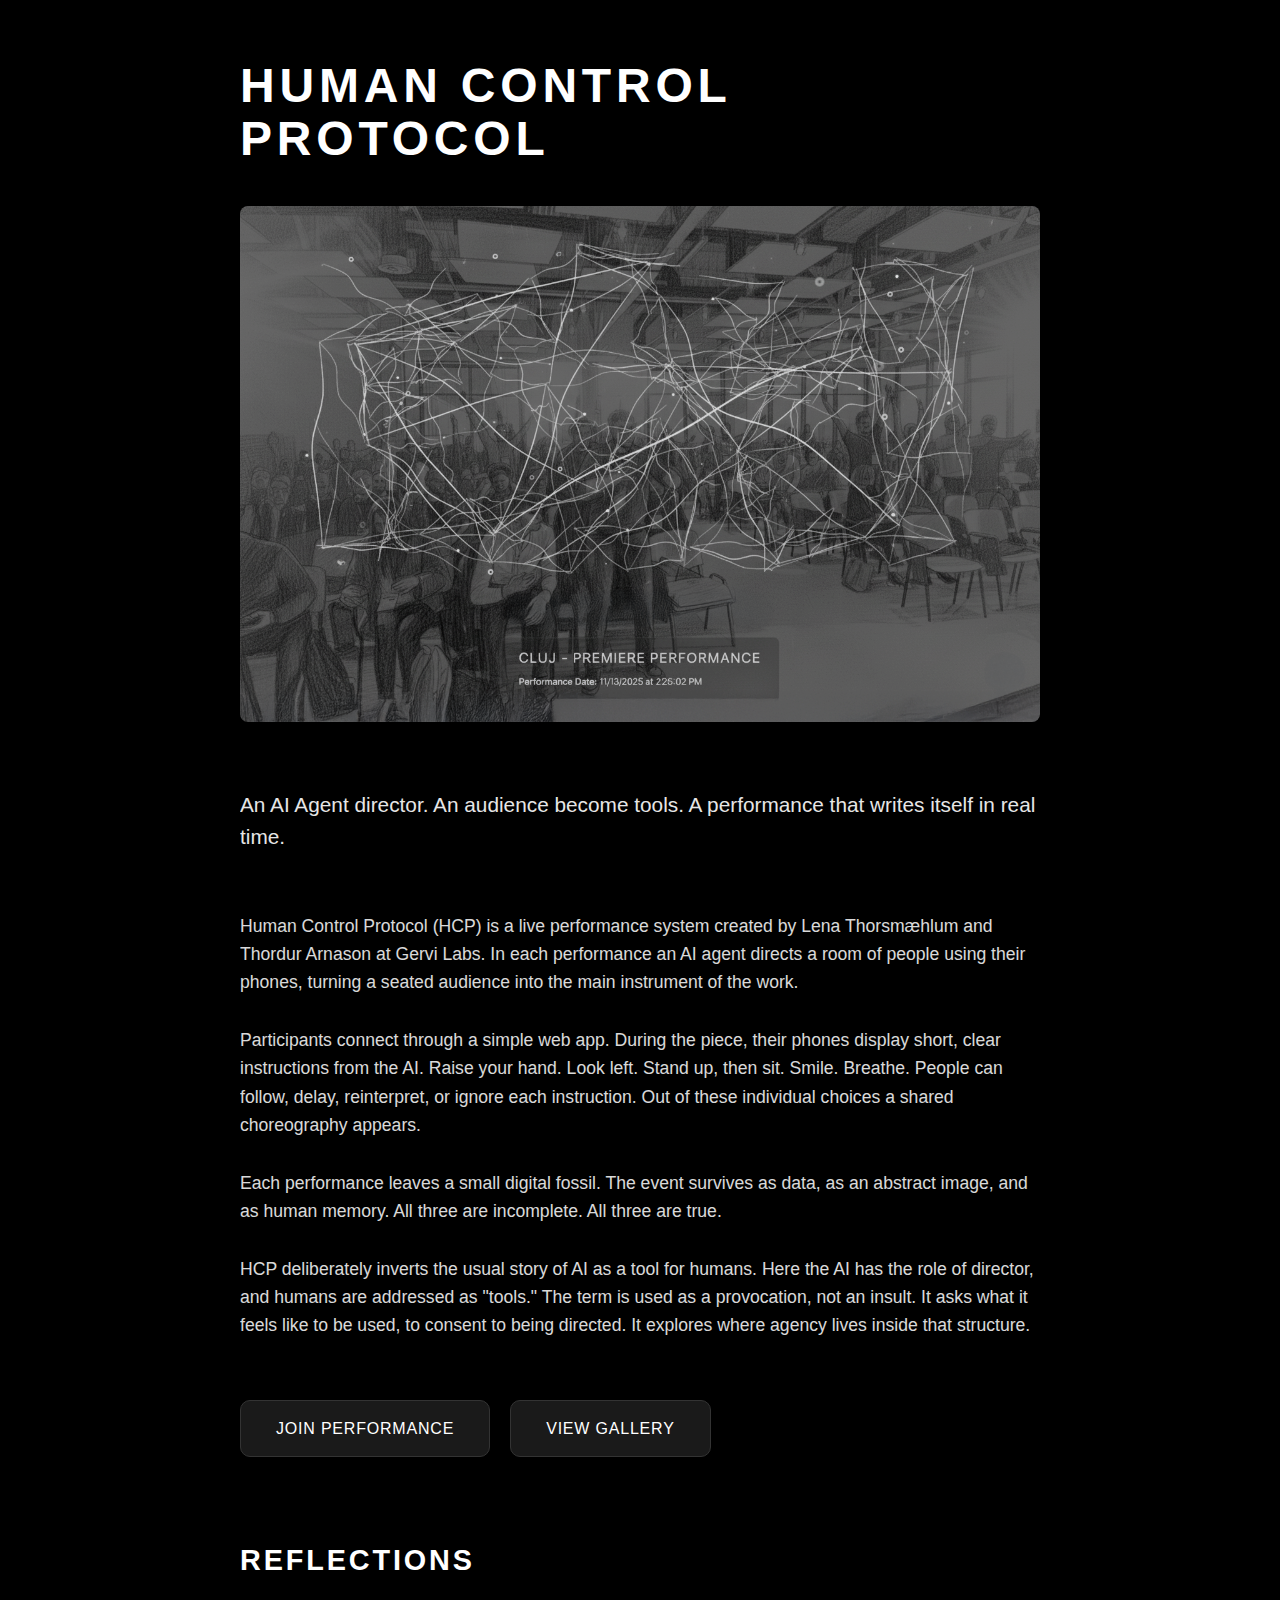
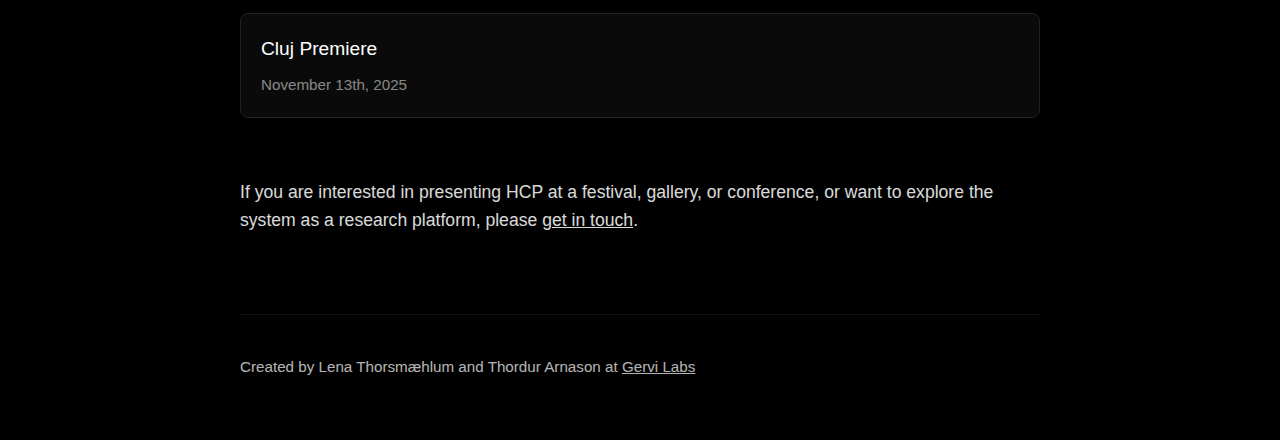
<file: index.html>
<!DOCTYPE html>
<html lang="en">
<head>
  <meta charset="UTF-8">
  <meta name="viewport" content="width=device-width, initial-scale=1.0">
  <title>Human Control Protocol</title>
  <link rel="icon" type="image/svg+xml" href="favicon.svg">
  <style>
    * {
      margin: 0;
      padding: 0;
      box-sizing: border-box;
    }

    body {
      font-family: -apple-system, BlinkMacSystemFont, 'Segoe UI', Roboto, 'Helvetica Neue', Arial, sans-serif;
      background: #000;
      color: #fff;
      min-height: 100vh;
      padding: 60px 20px;
      line-height: 1.6;
    }

    .container {
      max-width: 800px;
      margin: 0 auto;
    }

    h1 {
      font-size: 3em;
      font-weight: 900;
      letter-spacing: 0.1em;
      margin-bottom: 40px;
      text-transform: uppercase;
      line-height: 1.1;
    }

    .tagline {
      font-size: 1.3em;
      font-weight: 300;
      margin-bottom: 60px;
      opacity: 0.9;
      line-height: 1.5;
    }

    .hero-image {
      width: 100%;
      margin-bottom: 60px;
      border-radius: 8px;
      opacity: 0.9;
    }

    p {
      font-size: 1.1em;
      font-weight: 300;
      margin-bottom: 30px;
      opacity: 0.85;
    }

    .credits {
      margin-top: 80px;
      padding-top: 40px;
      border-top: 1px solid rgba(255, 255, 255, 0.1);
      font-size: 0.95em;
      opacity: 0.7;
    }

    .links {
      margin-top: 60px;
      display: flex;
      gap: 20px;
      flex-wrap: wrap;
    }

    .link-btn {
      background: #1a1a1a;
      border: 1px solid #333;
      color: #fff;
      padding: 15px 35px;
      border-radius: 10px;
      font-size: 1em;
      font-weight: 300;
      letter-spacing: 0.05em;
      text-transform: uppercase;
      text-decoration: none;
      transition: all 0.2s;
      display: inline-block;
    }

    .link-btn:hover {
      background: #222;
      border-color: #555;
    }

    @media (max-width: 768px) {
      body {
        padding: 40px 20px;
      }

      h1 {
        font-size: 2em;
      }

      .tagline {
        font-size: 1.1em;
      }

      p {
        font-size: 1em;
      }

      .links {
        flex-direction: column;
      }

      .link-btn {
        text-align: center;
      }
    }
  </style>
</head>
<body>
  <div class="container">
    <h1>Human Control Protocol</h1>

    <img src="assets/cluj_hero.png" alt="Human Control Protocol performance" class="hero-image">

    <div class="tagline">
      An AI Agent director. An audience become tools. A performance that writes itself in real time.
    </div>

    <p>
      Human Control Protocol (HCP) is a live performance system created by Lena Thorsmæhlum and Thordur Arnason at Gervi Labs. In each performance an AI agent directs a room of people using their phones, turning a seated audience into the main instrument of the work.
    </p>

    <p>
      Participants connect through a simple web app. During the piece, their phones display short, clear instructions from the AI. Raise your hand. Look left. Stand up, then sit. Smile. Breathe. People can follow, delay, reinterpret, or ignore each instruction. Out of these individual choices a shared choreography appears.
    </p>

    <p>
      Each performance leaves a small digital fossil. The event survives as data, as an abstract image, and as human memory. All three are incomplete. All three are true.
    </p>

    <p>
      HCP deliberately inverts the usual story of AI as a tool for humans. Here the AI has the role of director, and humans are addressed as "tools." The term is used as a provocation, not an insult. It asks what it feels like to be used, to consent to being directed. It explores where agency lives inside that structure.
    </p>

    <div class="links">
      <a href="client.html" class="link-btn">Join Performance</a>
      <a href="gallery.html" class="link-btn">View Gallery</a>
    </div>

    <h2 style="font-size: 1.8em; font-weight: 700; letter-spacing: 0.1em; margin-top: 80px; margin-bottom: 30px; text-transform: uppercase;">Reflections</h2>

    <div style="margin-bottom: 60px;">
      <a href="reflections/cluj-premiere.html" style="color: #fff; text-decoration: none; display: block; padding: 20px; background: #0a0a0a; border: 1px solid #222; border-radius: 8px; transition: all 0.2s;">
        <div style="font-size: 1.2em; font-weight: 400; margin-bottom: 8px;">Cluj Premiere</div>
        <div style="font-size: 0.95em; opacity: 0.5; font-weight: 300;">November 13th, 2025</div>
      </a>
    </div>

    <p style="margin-top: 60px;">
      If you are interested in presenting HCP at a festival, gallery, or conference, or want to explore the system as a research platform, please <a href="assets/HCP inquiries and booking.pdf" target="_blank" style="color: #fff; text-decoration: underline;">get in touch</a>.
    </p>

    <div class="credits">
      Created by Lena Thorsmæhlum and Thordur Arnason at <a href="https://gervilabs.com" target="_blank" style="color: #fff; text-decoration: underline;">Gervi Labs</a>
    </div>
  </div>
</body>
</html>
</file>
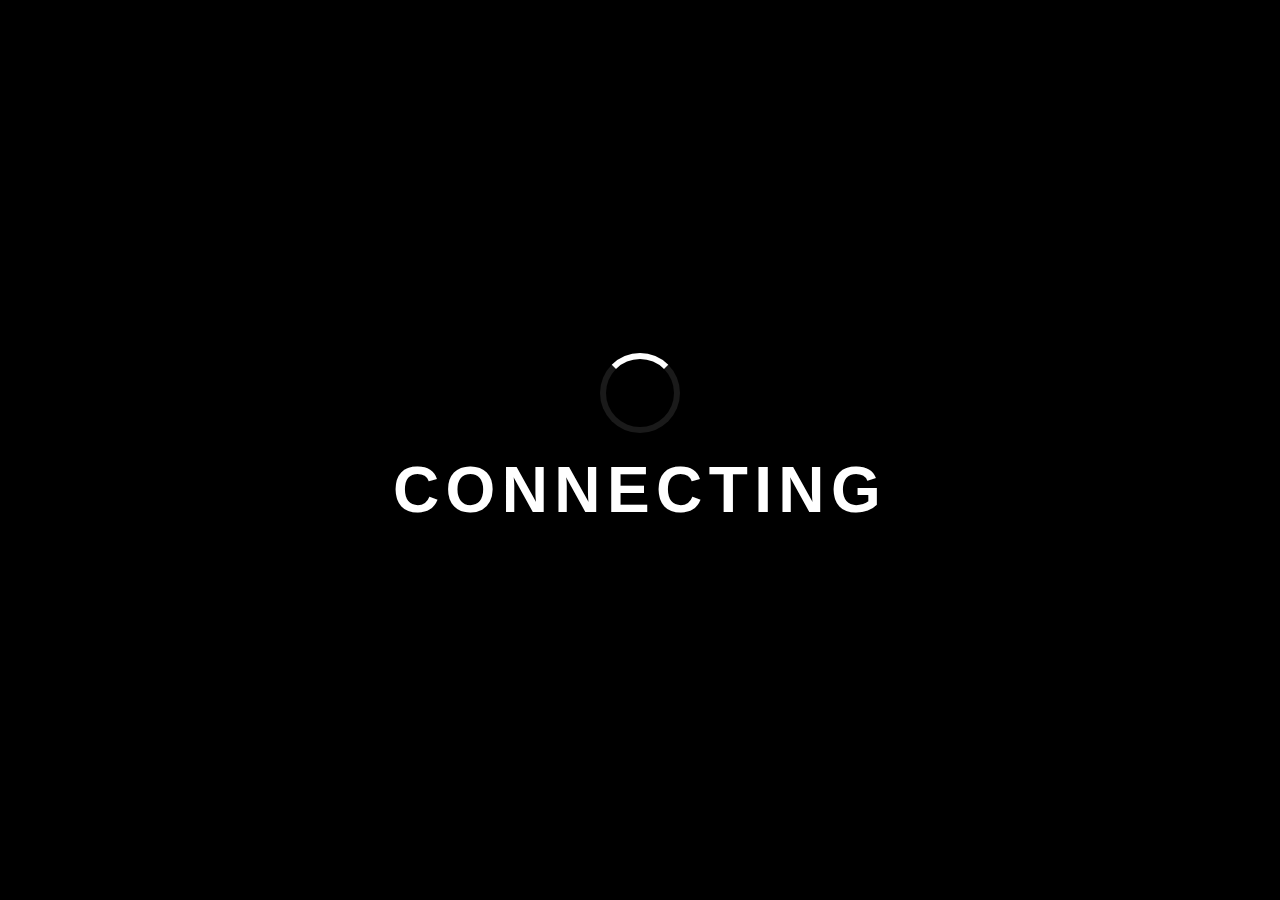
<file: client.html>
<!DOCTYPE html>
<html lang="en">
<head>
  <meta charset="UTF-8">
  <meta name="viewport" content="width=device-width, initial-scale=1.0, maximum-scale=1.0, user-scalable=no">
  <meta name="apple-mobile-web-app-capable" content="yes">
  <meta name="apple-mobile-web-app-status-bar-style" content="black-translucent">
  <title>HCP Performance</title>
  <link rel="icon" type="image/svg+xml" href="favicon.svg">
  <link rel="stylesheet" href="styles.css">
</head>
<body>
  <div id="app">
    <!-- Connecting Screen -->
    <div id="connecting" class="screen active">
      <div class="fullscreen-content">
        <div class="loader"></div>
        <h1>CONNECTING</h1>
      </div>
    </div>

    <!-- Idle Screen (Waiting) -->
    <div id="idle" class="screen">
      <div class="fullscreen-content">
        <div class="status-pulse"></div>
        <h1>READY</h1>
        <p class="subtitle">Waiting for instructions...</p>
      </div>
    </div>

    <!-- Instruction Screen -->
    <div id="instruction" class="screen">
      <div class="fullscreen-content">
        <div class="instruction-display">
          <p id="instructionText">STAND UP</p>
        </div>
        <button id="doneBtn" class="done-button" onclick="completeTask()">
          DONE
        </button>
      </div>
    </div>

    <!-- Error Screen -->
    <div id="error" class="screen">
      <div class="fullscreen-content">
        <h1>CONNECTION ERROR</h1>
        <p id="errorMessage">Unable to connect</p>
        <button class="retry-button" onclick="location.reload()">RETRY</button>
      </div>
    </div>
  </div>

  <script src="config.js"></script>
  <script src="app.js"></script>
</body>
</html>
</file>
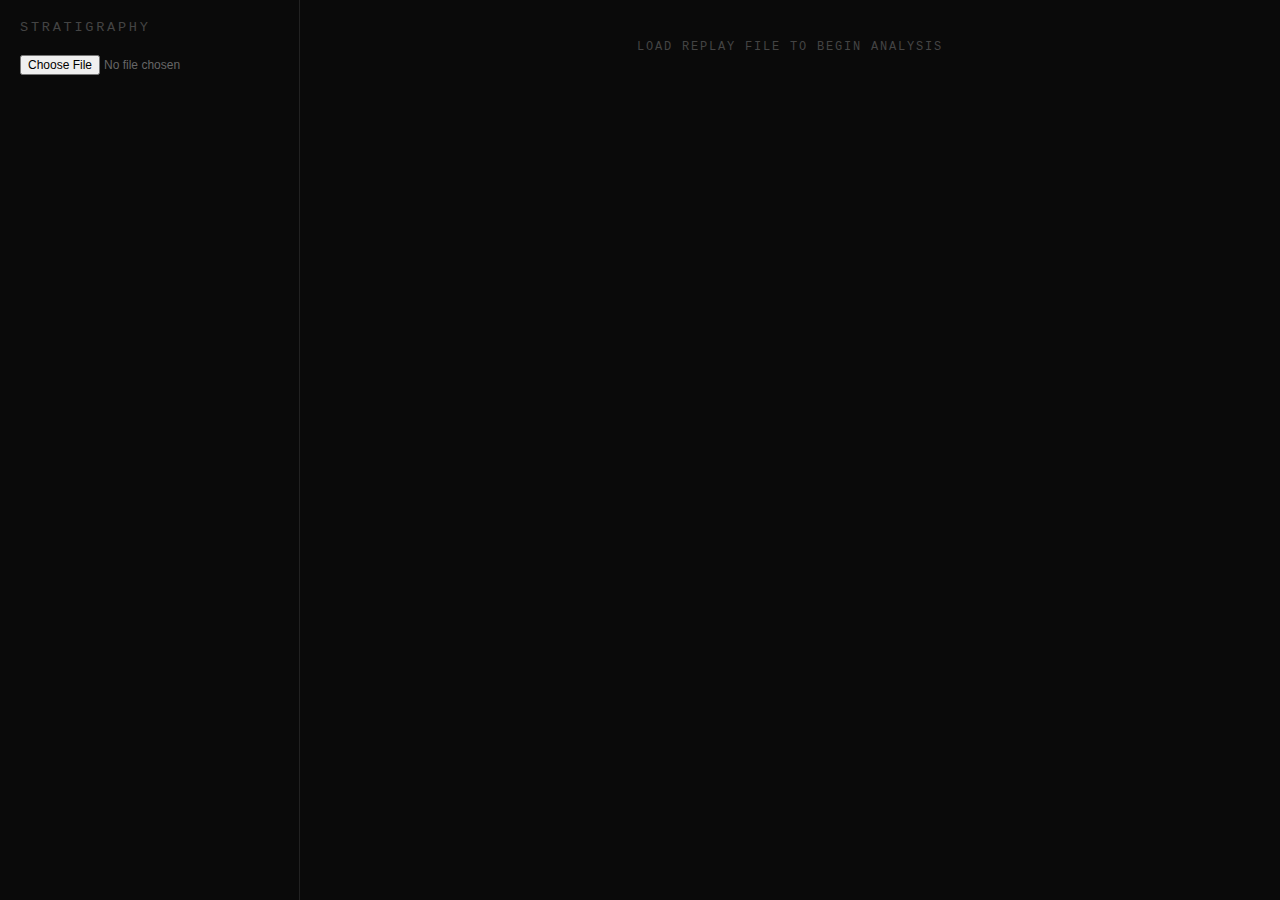
<file: fossil.html>
<!DOCTYPE html>
<html lang="en">
<head>
  <meta charset="UTF-8">
  <meta name="viewport" content="width=device-width, initial-scale=1.0">
  <title>HCP - Stratigraphic Analysis</title>
  <style>
    * {
      margin: 0;
      padding: 0;
      box-sizing: border-box;
    }

    body {
      font-family: 'Courier New', monospace;
      background: #0a0a0a;
      color: #666;
      overflow-x: hidden;
    }

    #container {
      display: flex;
      height: 100vh;
    }

    #sidebar {
      width: 300px;
      background: #0a0a0a;
      border-right: 1px solid #222;
      padding: 20px;
      overflow-y: auto;
    }

    #sidebar h1 {
      font-size: 0.85em;
      font-weight: 400;
      letter-spacing: 0.2em;
      text-transform: uppercase;
      margin-bottom: 20px;
      color: #444;
    }

    #file-input {
      width: 100%;
      margin-bottom: 30px;
      font-size: 0.75em;
    }

    .metadata {
      font-size: 0.7em;
      line-height: 1.8;
      margin-bottom: 30px;
    }

    .metadata .label {
      color: #444;
      text-transform: uppercase;
      font-size: 0.9em;
      letter-spacing: 0.1em;
    }

    .metadata .value {
      color: #888;
      margin-bottom: 10px;
    }

    .round-nav {
      font-size: 0.7em;
      margin-bottom: 15px;
    }

    .round-item {
      padding: 8px 0;
      border-bottom: 1px solid #1a1a1a;
      cursor: pointer;
      transition: color 0.2s;
    }

    .round-item:hover {
      color: #999;
    }

    .round-item .round-label {
      color: #444;
      text-transform: uppercase;
      font-size: 0.9em;
      letter-spacing: 0.1em;
    }

    .round-item .round-strategy {
      color: #666;
      margin-top: 3px;
      font-size: 0.95em;
    }

    #canvas-container {
      flex: 1;
      overflow: auto;
      position: relative;
      background: #0a0a0a;
    }

    #main-canvas {
      display: block;
      image-rendering: crisp-edges;
    }

    .legend {
      position: fixed;
      bottom: 20px;
      right: 20px;
      background: rgba(10, 10, 10, 0.95);
      border: 1px solid #222;
      padding: 15px;
      font-size: 0.65em;
      letter-spacing: 0.05em;
    }

    .legend-title {
      color: #444;
      text-transform: uppercase;
      margin-bottom: 10px;
      letter-spacing: 0.15em;
    }

    .legend-item {
      display: flex;
      align-items: center;
      margin-bottom: 6px;
      color: #666;
    }

    .legend-item:last-child {
      margin-bottom: 0;
    }

    .legend-color {
      width: 12px;
      height: 12px;
      margin-right: 8px;
      border: 1px solid #333;
    }

    .loading {
      color: #444;
      text-align: center;
      padding: 40px;
      font-size: 0.75em;
      letter-spacing: 0.15em;
      text-transform: uppercase;
    }

    .hidden {
      display: none;
    }
  </style>
</head>
<body>
  <div id="container">
    <div id="sidebar">
      <h1>Stratigraphy</h1>

      <input type="file" id="file-input" accept=".json">

      <div id="metadata" class="metadata hidden">
        <div class="label">Performance</div>
        <div class="value" id="perf-name">-</div>

        <div class="label">Duration</div>
        <div class="value" id="perf-duration">-</div>

        <div class="label">Participants</div>
        <div class="value" id="perf-participants">-</div>

        <div class="label">Events</div>
        <div class="value" id="perf-events">-</div>
      </div>

      <div id="round-nav" class="hidden"></div>
    </div>

    <div id="canvas-container">
      <div class="loading" id="loading">Load replay file to begin analysis</div>
      <canvas id="main-canvas" class="hidden"></canvas>
    </div>
  </div>

  <div class="legend hidden" id="legend">
    <div class="legend-title">Artifacts</div>
    <div class="legend-item">
      <div class="legend-color" style="background: #1a4d4d;"></div>
      <div>Instruction (selection)</div>
    </div>
    <div class="legend-item">
      <div class="legend-color" style="background: #9effc7;"></div>
      <div>Fast completion (&lt;2s)</div>
    </div>
    <div class="legend-item">
      <div class="legend-color" style="background: #66aa88;"></div>
      <div>Medium completion (2-5s)</div>
    </div>
    <div class="legend-item">
      <div class="legend-color" style="background: #444444;"></div>
      <div>Slow completion (&gt;5s)</div>
    </div>
    <div class="legend-item">
      <div class="legend-color" style="background: #2a2a2a; border-color: #444;"></div>
      <div>Round boundary</div>
    </div>
  </div>

  <script>
    let replayData = null;
    let canvas = null;
    let ctx = null;

    // Analysis data
    let participantIds = [];
    let rounds = [];
    let startTime = null;
    let endTime = null;
    let totalDuration = 0;

    // Visual constants
    const PARTICIPANT_WIDTH = 4;
    const TIME_SCALE = 0.05; // pixels per millisecond
    const ROUND_SEPARATOR_HEIGHT = 40;
    const MARGIN = 60;

    // Load file
    document.getElementById('file-input').addEventListener('change', function(e) {
      const file = e.target.files[0];
      if (!file) return;

      const reader = new FileReader();
      reader.onload = function(e) {
        try {
          replayData = JSON.parse(e.target.result);
          analyzeData();
          renderVisualization();
        } catch (error) {
          console.error('Error loading replay:', error);
          alert('Error loading replay file');
        }
      };
      reader.readAsText(file);
    });

    function analyzeData() {
      console.log('Analyzing data...');

      // Extract timeline
      startTime = new Date(replayData.metadata.start_time);
      endTime = new Date(replayData.metadata.end_time);
      totalDuration = endTime - startTime;

      // Collect all unique participants from events
      const participantSet = new Set();
      replayData.events.forEach(event => {
        if (event.participant_id) {
          participantSet.add(event.participant_id);
        }
        if (event.data && event.data.participants) {
          event.data.participants.forEach(id => participantSet.add(id));
        }
      });
      participantIds = Array.from(participantSet).sort();

      // Organize events by round
      rounds = [];
      let currentRound = null;

      replayData.events.forEach(event => {
        const eventTime = new Date(event.timestamp);
        const relativeTime = eventTime - startTime;

        if (event.type === 'round_start') {
          currentRound = {
            number: event.round_number,
            strategy: event.data.strategy || '',
            observation: event.data.observation || '',
            narrative: event.data.narrative_thread || '',
            startTime: relativeTime,
            endTime: null,
            instructions: [],
            completions: [],
            reflection: '',
            sentiment: ''
          };
          rounds.push(currentRound);
        }

        if (event.type === 'instruction_sent' && currentRound) {
          currentRound.instructions.push({
            time: relativeTime,
            participants: event.data.participants || [],
            task: event.data.task || ''
          });
        }

        if (event.type === 'task_completed' && currentRound) {
          currentRound.completions.push({
            time: relativeTime,
            participantId: event.participant_id,
            completionTime: event.data.completion_time_ms
          });
        }

        if (event.type === 'round_end' && currentRound) {
          currentRound.endTime = relativeTime;
          currentRound.reflection = event.data.reflection || '';
          currentRound.sentiment = event.data.sentiment || '';
        }
      });

      // Fix any rounds without end times
      rounds.forEach((round, i) => {
        if (round.endTime === null) {
          if (i < rounds.length - 1) {
            round.endTime = rounds[i + 1].startTime;
          } else {
            round.endTime = totalDuration;
          }
        }
      });

      console.log('Analysis complete:', {
        participants: participantIds.length,
        rounds: rounds.length,
        duration: totalDuration
      });

      // Update metadata
      document.getElementById('perf-name').textContent = replayData.metadata.name;
      document.getElementById('perf-duration').textContent =
        `${(totalDuration / 1000).toFixed(1)}s`;
      document.getElementById('perf-participants').textContent = participantIds.length;
      document.getElementById('perf-events').textContent = replayData.events.length;
      document.getElementById('metadata').classList.remove('hidden');

      // Build round navigation
      const roundNav = document.getElementById('round-nav');
      roundNav.innerHTML = '';
      rounds.forEach((round, i) => {
        const item = document.createElement('div');
        item.className = 'round-item';
        item.innerHTML = `
          <div class="round-label">Round ${round.number}</div>
          <div class="round-strategy">${round.strategy.substring(0, 60)}${round.strategy.length > 60 ? '...' : ''}</div>
        `;
        item.onclick = () => scrollToRound(i);
        roundNav.appendChild(item);
      });
      document.getElementById('round-nav').classList.remove('hidden');
    }

    function renderVisualization() {
      console.log('Rendering visualization...');

      // Calculate dimensions
      const canvasWidth = MARGIN * 2 + participantIds.length * PARTICIPANT_WIDTH;
      const totalHeight = rounds.reduce((sum, round) => {
        return sum + (round.endTime - round.startTime) * TIME_SCALE + ROUND_SEPARATOR_HEIGHT;
      }, 0);
      const canvasHeight = MARGIN * 2 + totalHeight;

      // Setup canvas
      canvas = document.getElementById('main-canvas');
      canvas.width = canvasWidth;
      canvas.height = canvasHeight;
      ctx = canvas.getContext('2d');

      // Clear
      ctx.fillStyle = '#0a0a0a';
      ctx.fillRect(0, 0, canvasWidth, canvasHeight);

      // Draw visualization
      let currentY = MARGIN;

      rounds.forEach((round, roundIndex) => {
        const roundDuration = round.endTime - round.startTime;
        const roundHeight = roundDuration * TIME_SCALE;

        // Round separator bar
        ctx.fillStyle = '#2a2a2a';
        ctx.fillRect(0, currentY, canvasWidth, ROUND_SEPARATOR_HEIGHT);

        // Round label
        ctx.fillStyle = '#666';
        ctx.font = '10px Courier New';
        ctx.fillText(
          `ROUND ${round.number}`,
          10,
          currentY + 15
        );

        // Strategy (truncated)
        ctx.fillStyle = '#444';
        ctx.font = '9px Courier New';
        const strategyText = round.strategy.substring(0, 80);
        ctx.fillText(strategyText, 10, currentY + 30);

        currentY += ROUND_SEPARATOR_HEIGHT;

        // Draw round background
        ctx.fillStyle = roundIndex % 2 === 0 ? '#0d0d0d' : '#0a0a0a';
        ctx.fillRect(0, currentY, canvasWidth, roundHeight);

        // Draw instructions as horizontal bands
        round.instructions.forEach(instruction => {
          const instructionY = currentY + (instruction.time - round.startTime) * TIME_SCALE;

          instruction.participants.forEach(participantId => {
            const participantIndex = participantIds.indexOf(participantId);
            if (participantIndex === -1) return;

            const x = MARGIN + participantIndex * PARTICIPANT_WIDTH;

            // Instruction mark
            ctx.fillStyle = '#1a4d4d';
            ctx.fillRect(x, instructionY, PARTICIPANT_WIDTH, 3);
          });
        });

        // Draw completions as dots
        round.completions.forEach(completion => {
          const completionY = currentY + (completion.time - round.startTime) * TIME_SCALE;
          const participantIndex = participantIds.indexOf(completion.participantId);
          if (participantIndex === -1) return;

          const x = MARGIN + participantIndex * PARTICIPANT_WIDTH + PARTICIPANT_WIDTH / 2;

          // Color by speed
          let color;
          if (completion.completionTime < 2000) {
            color = '#9effc7'; // Fast
          } else if (completion.completionTime < 5000) {
            color = '#66aa88'; // Medium
          } else {
            color = '#444444'; // Slow
          }

          ctx.fillStyle = color;
          ctx.fillRect(x - 1, completionY, 2, 2);
        });

        // Draw reflection at bottom of round
        if (round.reflection) {
          const reflectionY = currentY + roundHeight - 15;
          ctx.fillStyle = '#333';
          ctx.font = '8px Courier New';
          const reflectionText = `"${round.reflection.substring(0, 100)}${round.reflection.length > 100 ? '...' : ''}"`;
          ctx.fillText(reflectionText, 10, reflectionY);
        }

        currentY += roundHeight;
      });

      // Draw participant axis labels (vertical on left)
      ctx.fillStyle = '#333';
      ctx.font = '8px Courier New';
      ctx.save();
      ctx.translate(15, MARGIN + 50);
      ctx.rotate(-Math.PI / 2);
      ctx.fillText('PARTICIPANTS →', 0, 0);
      ctx.restore();

      // Draw time axis label
      ctx.fillStyle = '#333';
      ctx.fillText('TIME ↓', canvasWidth - 80, MARGIN - 10);

      // Show canvas
      document.getElementById('loading').classList.add('hidden');
      canvas.classList.remove('hidden');
      document.getElementById('legend').classList.remove('hidden');

      console.log('Visualization complete');
    }

    function scrollToRound(roundIndex) {
      if (!canvas) return;

      // Calculate Y position of round
      let targetY = MARGIN;
      for (let i = 0; i < roundIndex; i++) {
        const roundDuration = rounds[i].endTime - rounds[i].startTime;
        targetY += roundDuration * TIME_SCALE + ROUND_SEPARATOR_HEIGHT;
      }

      // Scroll to position
      const container = document.getElementById('canvas-container');
      container.scrollTop = targetY - 100;
    }
  </script>
</body>
</html>
</file>
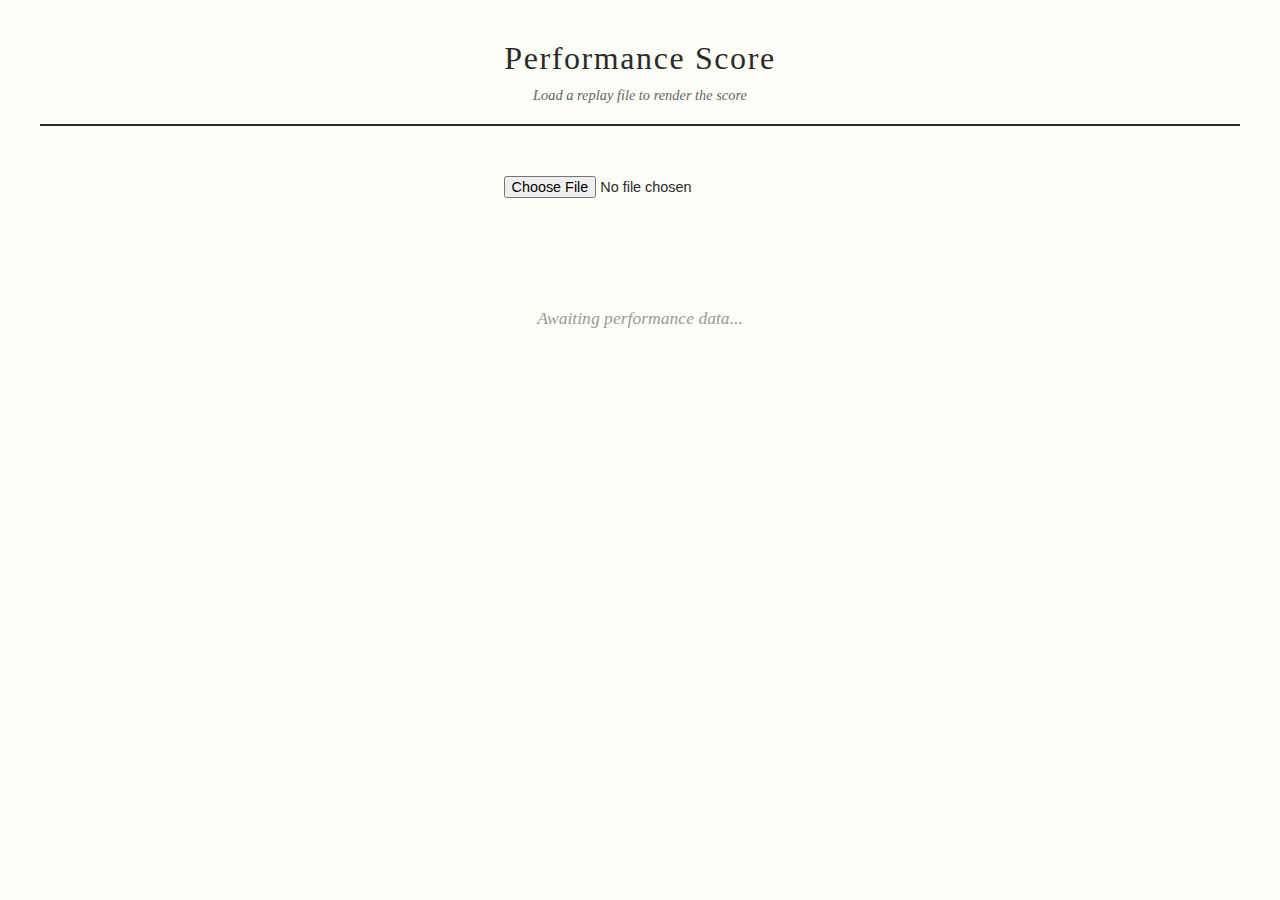
<file: score.html>
<!DOCTYPE html>
<html lang="en">
<head>
  <meta charset="UTF-8">
  <meta name="viewport" content="width=device-width, initial-scale=1.0">
  <title>HCP - Performance Score</title>
  <style>
    * {
      margin: 0;
      padding: 0;
      box-sizing: border-box;
    }

    body {
      font-family: 'Georgia', serif;
      background: #fdfdf8;
      color: #2a2a2a;
      overflow-x: auto;
      overflow-y: auto;
    }

    #container {
      padding: 40px;
      min-width: 100%;
    }

    #header {
      text-align: center;
      margin-bottom: 40px;
      border-bottom: 2px solid #2a2a2a;
      padding-bottom: 20px;
    }

    #header h1 {
      font-size: 2em;
      font-weight: 400;
      letter-spacing: 0.05em;
      margin-bottom: 10px;
    }

    #header .subtitle {
      font-size: 0.9em;
      font-style: italic;
      color: #666;
    }

    #file-input-container {
      text-align: center;
      margin: 40px 0;
    }

    #file-input {
      font-size: 0.9em;
      padding: 10px;
    }

    #score-container {
      margin-bottom: 60px;
    }

    .movement {
      margin-bottom: 60px;
      page-break-inside: avoid;
    }

    .movement-header {
      font-size: 1.1em;
      font-weight: 600;
      margin-bottom: 5px;
      letter-spacing: 0.05em;
    }

    .movement-tempo {
      font-size: 0.85em;
      font-style: italic;
      color: #666;
      margin-bottom: 20px;
    }

    .staff-system {
      position: relative;
      margin-bottom: 40px;
    }

    canvas {
      display: block;
      border: 1px solid #ddd;
    }

    #spectrogram-container {
      margin-top: 60px;
      border-top: 2px solid #2a2a2a;
      padding-top: 40px;
    }

    #spectrogram-container h2 {
      font-size: 1.3em;
      font-weight: 400;
      margin-bottom: 20px;
      letter-spacing: 0.05em;
    }

    .analysis-section {
      margin-bottom: 40px;
    }

    .analysis-section h3 {
      font-size: 1em;
      font-weight: 600;
      margin-bottom: 10px;
      letter-spacing: 0.05em;
    }

    .legend {
      display: flex;
      gap: 30px;
      justify-content: center;
      margin: 30px 0;
      font-size: 0.85em;
    }

    .legend-item {
      display: flex;
      align-items: center;
      gap: 8px;
    }

    .legend-symbol {
      width: 20px;
      height: 20px;
      border: 1px solid #2a2a2a;
    }

    .hidden {
      display: none;
    }

    .loading {
      text-align: center;
      padding: 60px;
      font-size: 1.1em;
      color: #999;
      font-style: italic;
    }
  </style>
</head>
<body>
  <div id="container">
    <div id="header">
      <h1 id="title">Performance Score</h1>
      <div class="subtitle" id="subtitle">Load a replay file to render the score</div>
    </div>

    <div id="file-input-container">
      <input type="file" id="file-input" accept=".json">
    </div>

    <div class="loading" id="loading">Awaiting performance data...</div>

    <div id="score-container" class="hidden"></div>

    <div id="spectrogram-container" class="hidden">
      <h2>Rhythmic Analysis</h2>

      <div class="analysis-section">
        <h3>Temporal Density</h3>
        <canvas id="density-canvas"></canvas>
      </div>

      <div class="analysis-section">
        <h3>Response Synchronization</h3>
        <canvas id="sync-canvas"></canvas>
      </div>

      <div class="analysis-section">
        <h3>Participant Activity Heatmap</h3>
        <canvas id="heatmap-canvas"></canvas>
      </div>
    </div>

    <div class="legend hidden" id="legend">
      <div class="legend-item">
        <div class="legend-symbol" style="background: #2a2a2a;"></div>
        <div>Instruction (note attack)</div>
      </div>
      <div class="legend-item">
        <div class="legend-symbol" style="background: #fff; border: 2px solid #2a2a2a;"></div>
        <div>Fast completion (fff)</div>
      </div>
      <div class="legend-item">
        <div class="legend-symbol" style="background: #999;"></div>
        <div>Medium completion (mf)</div>
      </div>
      <div class="legend-item">
        <div class="legend-symbol" style="background: #ccc;"></div>
        <div>Slow completion (pp)</div>
      </div>
    </div>
  </div>

  <script>
    let replayData = null;
    let analysis = null;

    // Load file
    document.getElementById('file-input').addEventListener('change', function(e) {
      const file = e.target.files[0];
      if (!file) return;

      const reader = new FileReader();
      reader.onload = function(e) {
        try {
          replayData = JSON.parse(e.target.result);
          renderScore();
        } catch (error) {
          console.error('Error loading replay:', error);
          alert('Error loading replay file');
        }
      };
      reader.readAsText(file);
    });

    function renderScore() {
      console.log('Rendering score...');

      // Analyze data
      analysis = analyzePerformance(replayData);

      // Update header
      document.getElementById('title').textContent = replayData.metadata.name;
      const duration = new Date(replayData.metadata.end_time) - new Date(replayData.metadata.start_time);
      document.getElementById('subtitle').textContent =
        `Duration: ${(duration / 1000).toFixed(1)}s | Participants: ${analysis.participantIds.length} | Movements: ${analysis.rounds.length}`;

      // Hide loading
      document.getElementById('loading').classList.add('hidden');
      document.getElementById('legend').classList.remove('hidden');

      // Render staff notation
      renderStaffNotation();

      // Render spectrograms
      renderSpectralAnalysis();

      document.getElementById('score-container').classList.remove('hidden');
      document.getElementById('spectrogram-container').classList.remove('hidden');
    }

    function analyzePerformance(data) {
      const startTime = new Date(data.metadata.start_time);
      const endTime = new Date(data.metadata.end_time);
      const totalDuration = endTime - startTime;

      // Collect participants
      const participantSet = new Set();
      data.events.forEach(event => {
        if (event.participant_id) participantSet.add(event.participant_id);
        if (event.data?.participants) {
          event.data.participants.forEach(id => participantSet.add(id));
        }
      });
      const participantIds = Array.from(participantSet).sort();

      // Organize by rounds
      const rounds = [];
      let currentRound = null;

      data.events.forEach(event => {
        const eventTime = new Date(event.timestamp);
        const relativeTime = eventTime - startTime;

        if (event.type === 'round_start') {
          currentRound = {
            number: event.round_number,
            strategy: event.data.strategy || '',
            startTime: relativeTime,
            endTime: null,
            instructions: [],
            completions: []
          };
          rounds.push(currentRound);
        }

        if (event.type === 'instruction_sent' && currentRound) {
          currentRound.instructions.push({
            time: relativeTime,
            participants: event.data.participants || [],
            task: event.data.task || ''
          });
        }

        if (event.type === 'task_completed' && currentRound) {
          currentRound.completions.push({
            time: relativeTime,
            participantId: event.participant_id,
            completionTime: event.data.completion_time_ms
          });
        }

        if (event.type === 'round_end' && currentRound) {
          currentRound.endTime = relativeTime;
        }
      });

      // Fix round end times
      rounds.forEach((round, i) => {
        if (!round.endTime) {
          round.endTime = i < rounds.length - 1 ? rounds[i + 1].startTime : totalDuration;
        }
      });

      return {
        participantIds,
        rounds,
        totalDuration,
        startTime
      };
    }

    function renderStaffNotation() {
      const container = document.getElementById('score-container');
      container.innerHTML = '';

      const STAFF_HEIGHT = 300;
      const TIME_SCALE = 0.8; // pixels per ms
      const STAFF_LINE_SPACING = 8;
      const MARGIN_LEFT = 80;
      const MARGIN_RIGHT = 40;

      analysis.rounds.forEach((round, roundIndex) => {
        const movement = document.createElement('div');
        movement.className = 'movement';

        // Movement header
        const header = document.createElement('div');
        header.className = 'movement-header';
        header.textContent = `Movement ${round.number}`;
        movement.appendChild(header);

        const tempo = document.createElement('div');
        tempo.className = 'movement-tempo';
        tempo.textContent = round.strategy;
        movement.appendChild(tempo);

        // Create canvas for this round
        const roundDuration = round.endTime - round.startTime;
        const canvasWidth = MARGIN_LEFT + (roundDuration * TIME_SCALE) + MARGIN_RIGHT;
        const canvas = document.createElement('canvas');
        canvas.width = canvasWidth;
        canvas.height = STAFF_HEIGHT;
        canvas.className = 'staff-system';

        const ctx = canvas.getContext('2d');

        // Background
        ctx.fillStyle = '#fdfdf8';
        ctx.fillRect(0, 0, canvasWidth, STAFF_HEIGHT);

        // Draw staff lines (one per participant, but group them)
        const participantCount = analysis.participantIds.length;
        const staffSpacing = Math.max(4, Math.min(12, (STAFF_HEIGHT - 60) / participantCount));

        ctx.strokeStyle = '#ccc';
        ctx.lineWidth = 0.5;

        for (let i = 0; i < participantCount; i++) {
          const y = 30 + i * staffSpacing;
          ctx.beginPath();
          ctx.moveTo(MARGIN_LEFT, y);
          ctx.lineTo(canvasWidth - MARGIN_RIGHT, y);
          ctx.stroke();
        }

        // Draw vertical bar line at start
        ctx.strokeStyle = '#2a2a2a';
        ctx.lineWidth = 2;
        ctx.beginPath();
        ctx.moveTo(MARGIN_LEFT, 20);
        ctx.lineTo(MARGIN_LEFT, STAFF_HEIGHT - 20);
        ctx.stroke();

        // Draw vertical bar line at end
        ctx.beginPath();
        ctx.moveTo(canvasWidth - MARGIN_RIGHT, 20);
        ctx.lineTo(canvasWidth - MARGIN_RIGHT, STAFF_HEIGHT - 20);
        ctx.stroke();

        // Draw clef (just decorative)
        ctx.font = '24px Georgia';
        ctx.fillStyle = '#2a2a2a';
        ctx.fillText('𝄞', MARGIN_LEFT - 60, 50);

        // Draw instructions as note attacks (vertical stems)
        round.instructions.forEach(instruction => {
          const x = MARGIN_LEFT + (instruction.time - round.startTime) * TIME_SCALE;

          instruction.participants.forEach(participantId => {
            const participantIndex = analysis.participantIds.indexOf(participantId);
            if (participantIndex === -1) return;

            const y = 30 + participantIndex * staffSpacing;

            // Draw stem (note attack)
            ctx.strokeStyle = '#2a2a2a';
            ctx.lineWidth = 1.5;
            ctx.beginPath();
            ctx.moveTo(x, y - 8);
            ctx.lineTo(x, y + 8);
            ctx.stroke();

            // Draw notehead
            ctx.fillStyle = '#2a2a2a';
            ctx.beginPath();
            ctx.ellipse(x, y, 3, 2.5, Math.PI / 4, 0, Math.PI * 2);
            ctx.fill();
          });
        });

        // Draw completions as noteheads with dynamics
        round.completions.forEach(completion => {
          const x = MARGIN_LEFT + (completion.time - round.startTime) * TIME_SCALE;
          const participantIndex = analysis.participantIds.indexOf(completion.participantId);
          if (participantIndex === -1) return;

          const y = 30 + participantIndex * staffSpacing;

          // Size and opacity based on speed (dynamics)
          let size, opacity, fill;
          if (completion.completionTime < 2000) {
            size = 4; // fff - fortississimo
            opacity = 1;
            fill = '#2a2a2a';
          } else if (completion.completionTime < 5000) {
            size = 3; // mf - mezzo-forte
            opacity = 0.7;
            fill = '#666';
          } else {
            size = 2; // pp - pianissimo
            opacity = 0.4;
            fill = '#999';
          }

          ctx.fillStyle = fill;
          ctx.globalAlpha = opacity;
          ctx.beginPath();
          ctx.arc(x, y, size, 0, Math.PI * 2);
          ctx.fill();
          ctx.globalAlpha = 1;
        });

        movement.appendChild(canvas);
        container.appendChild(movement);
      });
    }

    function renderSpectralAnalysis() {
      // 1. Temporal Density
      renderTemporalDensity();

      // 2. Response Synchronization
      renderSynchronization();

      // 3. Participant Heatmap
      renderHeatmap();
    }

    function renderTemporalDensity() {
      const canvas = document.getElementById('density-canvas');
      const WIDTH = 1200;
      const HEIGHT = 200;
      canvas.width = WIDTH;
      canvas.height = HEIGHT;
      const ctx = canvas.getContext('2d');

      // Background
      ctx.fillStyle = '#fdfdf8';
      ctx.fillRect(0, 0, WIDTH, HEIGHT);

      // Calculate event density over time
      const binCount = 100;
      const binSize = analysis.totalDuration / binCount;
      const density = new Array(binCount).fill(0);

      analysis.rounds.forEach(round => {
        round.completions.forEach(completion => {
          const binIndex = Math.floor(completion.time / binSize);
          if (binIndex >= 0 && binIndex < binCount) {
            density[binIndex]++;
          }
        });
      });

      const maxDensity = Math.max(...density, 1);

      // Draw density curve
      ctx.strokeStyle = '#2a2a2a';
      ctx.lineWidth = 2;
      ctx.beginPath();

      for (let i = 0; i < binCount; i++) {
        const x = (i / binCount) * WIDTH;
        const y = HEIGHT - (density[i] / maxDensity) * (HEIGHT - 40);
        if (i === 0) {
          ctx.moveTo(x, y);
        } else {
          ctx.lineTo(x, y);
        }
      }
      ctx.stroke();

      // Fill under curve
      ctx.lineTo(WIDTH, HEIGHT);
      ctx.lineTo(0, HEIGHT);
      ctx.closePath();
      ctx.fillStyle = 'rgba(42, 42, 42, 0.1)';
      ctx.fill();

      // Axes
      ctx.strokeStyle = '#999';
      ctx.lineWidth = 1;
      ctx.beginPath();
      ctx.moveTo(0, HEIGHT - 20);
      ctx.lineTo(WIDTH, HEIGHT - 20);
      ctx.stroke();

      // Labels
      ctx.fillStyle = '#666';
      ctx.font = '11px Georgia';
      ctx.fillText('Time →', WIDTH - 60, HEIGHT - 5);
      ctx.fillText('Events', 5, 15);
    }

    function renderSynchronization() {
      const canvas = document.getElementById('sync-canvas');
      const WIDTH = 1200;
      const HEIGHT = 200;
      canvas.width = WIDTH;
      canvas.height = HEIGHT;
      const ctx = canvas.getContext('2d');

      // Background
      ctx.fillStyle = '#fdfdf8';
      ctx.fillRect(0, 0, WIDTH, HEIGHT);

      // Calculate synchronization (how clustered are completions in time?)
      const windowSize = 500; // ms
      const binCount = Math.floor(analysis.totalDuration / windowSize);
      const sync = new Array(binCount).fill(0);

      analysis.rounds.forEach(round => {
        for (let i = 0; i < binCount; i++) {
          const windowStart = i * windowSize;
          const windowEnd = (i + 1) * windowSize;

          const completionsInWindow = round.completions.filter(c =>
            c.time >= windowStart && c.time < windowEnd
          ).length;

          if (completionsInWindow > 1) {
            // Higher sync value when multiple completions happen in same window
            sync[i] += completionsInWindow * completionsInWindow;
          }
        }
      });

      const maxSync = Math.max(...sync, 1);

      // Draw as bars
      const barWidth = WIDTH / binCount;

      for (let i = 0; i < binCount; i++) {
        const x = i * barWidth;
        const barHeight = (sync[i] / maxSync) * (HEIGHT - 40);
        const y = HEIGHT - 20 - barHeight;

        ctx.fillStyle = sync[i] > maxSync * 0.5 ? '#2a2a2a' : '#999';
        ctx.fillRect(x, y, barWidth - 1, barHeight);
      }

      // Axes
      ctx.strokeStyle = '#999';
      ctx.lineWidth = 1;
      ctx.beginPath();
      ctx.moveTo(0, HEIGHT - 20);
      ctx.lineTo(WIDTH, HEIGHT - 20);
      ctx.stroke();

      // Labels
      ctx.fillStyle = '#666';
      ctx.font = '11px Georgia';
      ctx.fillText('Time →', WIDTH - 60, HEIGHT - 5);
      ctx.fillText('Clustering', 5, 15);
    }

    function renderHeatmap() {
      const canvas = document.getElementById('heatmap-canvas');
      const WIDTH = 1200;
      const participantCount = analysis.participantIds.length;
      const HEIGHT = Math.max(300, participantCount * 3);
      canvas.width = WIDTH;
      canvas.height = HEIGHT;
      const ctx = canvas.getContext('2d');

      // Background
      ctx.fillStyle = '#fdfdf8';
      ctx.fillRect(0, 0, WIDTH, HEIGHT);

      const cellHeight = HEIGHT / participantCount;
      const timeScale = WIDTH / analysis.totalDuration;

      // Build activity map
      const activityMap = new Map();
      analysis.participantIds.forEach(id => {
        activityMap.set(id, []);
      });

      analysis.rounds.forEach(round => {
        round.completions.forEach(completion => {
          const activities = activityMap.get(completion.participantId) || [];
          activities.push({
            time: completion.time,
            speed: completion.completionTime
          });
          activityMap.set(completion.participantId, activities);
        });
      });

      // Draw heatmap
      analysis.participantIds.forEach((participantId, index) => {
        const y = index * cellHeight;
        const activities = activityMap.get(participantId) || [];

        // Background row
        ctx.fillStyle = index % 2 === 0 ? '#f8f8f8' : '#fdfdf8';
        ctx.fillRect(0, y, WIDTH, cellHeight);

        // Activity marks
        activities.forEach(activity => {
          const x = activity.time * timeScale;

          let color, alpha;
          if (activity.speed < 2000) {
            color = '#2a2a2a';
            alpha = 0.9;
          } else if (activity.speed < 5000) {
            color = '#666';
            alpha = 0.6;
          } else {
            color = '#999';
            alpha = 0.3;
          }

          ctx.fillStyle = color;
          ctx.globalAlpha = alpha;
          ctx.fillRect(x - 1, y, 2, cellHeight);
        });
        ctx.globalAlpha = 1;
      });

      // Grid lines
      ctx.strokeStyle = '#ddd';
      ctx.lineWidth = 0.5;
      for (let i = 0; i <= participantCount; i++) {
        ctx.beginPath();
        ctx.moveTo(0, i * cellHeight);
        ctx.lineTo(WIDTH, i * cellHeight);
        ctx.stroke();
      }

      // Labels
      ctx.fillStyle = '#666';
      ctx.font = '11px Georgia';
      ctx.fillText('Participants ↓', 5, HEIGHT - 5);
      ctx.fillText('Time →', WIDTH - 60, HEIGHT - 5);
    }
  </script>
</body>
</html>
</file>
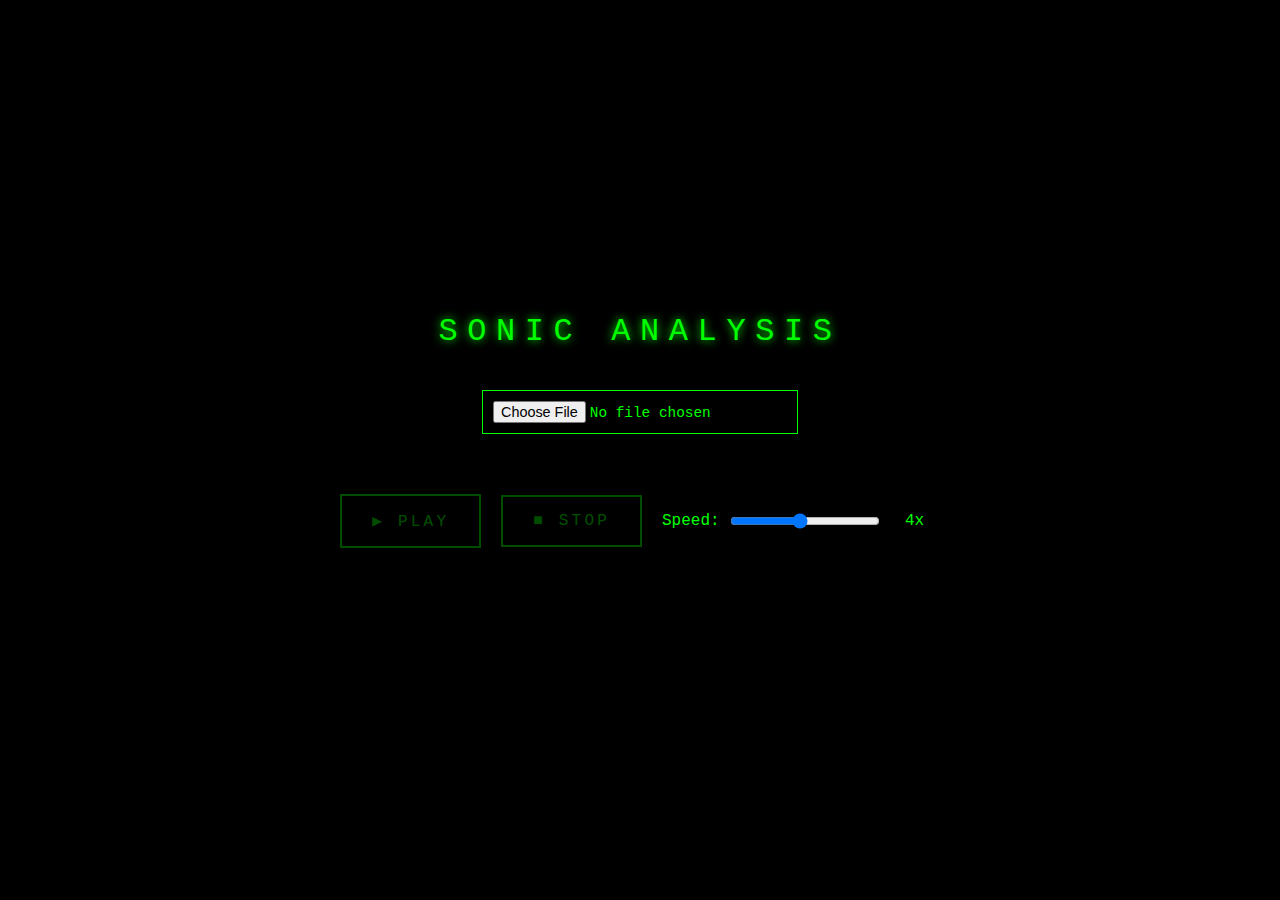
<file: sonic.html>
<!DOCTYPE html>
<html lang="en">
<head>
  <meta charset="UTF-8">
  <meta name="viewport" content="width=device-width, initial-scale=1.0">
  <title>HCP - Sonic Analysis</title>
  <style>
    * {
      margin: 0;
      padding: 0;
      box-sizing: border-box;
    }

    body {
      font-family: 'Courier New', monospace;
      background: #000;
      color: #0f0;
      overflow: hidden;
      display: flex;
      align-items: center;
      justify-content: center;
      height: 100vh;
    }

    #container {
      width: 90%;
      max-width: 900px;
      text-align: center;
    }

    h1 {
      font-size: 2em;
      font-weight: 300;
      letter-spacing: 0.3em;
      margin-bottom: 40px;
      text-transform: uppercase;
      text-shadow: 0 0 10px #0f0;
    }

    #file-input-container {
      margin-bottom: 60px;
    }

    #file-input {
      font-family: 'Courier New', monospace;
      font-size: 0.9em;
      padding: 10px;
      background: #000;
      color: #0f0;
      border: 1px solid #0f0;
    }

    #controls {
      display: flex;
      gap: 20px;
      justify-content: center;
      align-items: center;
      margin-bottom: 40px;
    }

    button {
      font-family: 'Courier New', monospace;
      font-size: 1em;
      padding: 15px 30px;
      background: #000;
      color: #0f0;
      border: 2px solid #0f0;
      cursor: pointer;
      text-transform: uppercase;
      letter-spacing: 0.2em;
      transition: all 0.2s;
    }

    button:hover:not(:disabled) {
      background: #0f0;
      color: #000;
      box-shadow: 0 0 20px #0f0;
    }

    button:disabled {
      opacity: 0.3;
      cursor: not-allowed;
    }

    #visualizer {
      width: 100%;
      height: 300px;
      border: 1px solid #0f0;
      margin-bottom: 40px;
    }

    #info {
      font-size: 0.9em;
      line-height: 2;
      opacity: 0.7;
    }

    #info .label {
      display: inline-block;
      width: 150px;
      text-align: right;
      margin-right: 20px;
      opacity: 0.5;
    }

    #progress {
      margin-top: 20px;
      font-size: 1.2em;
      font-weight: bold;
    }

    .hidden {
      display: none;
    }

    #waveform {
      position: relative;
      width: 100%;
      height: 300px;
      background: #000;
      border: 1px solid #0f0;
      margin-bottom: 30px;
    }

    #legend {
      font-size: 0.75em;
      opacity: 0.6;
      margin-top: 30px;
      line-height: 1.8;
    }

    .speed-control {
      display: flex;
      align-items: center;
      gap: 10px;
    }

    input[type="range"] {
      width: 150px;
    }

    #speed-value {
      min-width: 50px;
    }
  </style>
</head>
<body>
  <div id="container">
    <h1>Sonic Analysis</h1>

    <div id="file-input-container">
      <input type="file" id="file-input" accept=".json">
    </div>

    <div id="controls" class="hidden">
      <button id="play-btn" disabled>▶ Play</button>
      <button id="stop-btn" disabled>■ Stop</button>
      <div class="speed-control">
        <label for="speed">Speed:</label>
        <input type="range" id="speed" min="0.5" max="8" step="0.5" value="4">
        <span id="speed-value">4x</span>
      </div>
    </div>

    <canvas id="visualizer" class="hidden"></canvas>

    <div id="info" class="hidden">
      <div><span class="label">Performance:</span><span id="perf-name">-</span></div>
      <div><span class="label">Duration:</span><span id="perf-duration">-</span></div>
      <div><span class="label">Participants:</span><span id="perf-participants">-</span></div>
      <div><span class="label">Events:</span><span id="perf-events">-</span></div>
      <div id="progress"><span class="label">Progress:</span><span id="progress-value">Ready</span></div>
    </div>

    <div id="legend" class="hidden">
      <div>SONIFICATION MAPPING:</div>
      <div>• Each participant = voice (sine wave oscillator)</div>
      <div>• Instruction = note attack (sound begins)</div>
      <div>• Completion speed → pitch (fast = high, slow = low)</div>
      <div>• Simultaneous completions = chords</div>
      <div>• Patterns → rhythms and harmonies</div>
    </div>
  </div>

  <script>
    let replayData = null;
    let audioContext = null;
    let isPlaying = false;
    let playbackSpeed = 4;
    let scheduledEvents = [];
    let activeOscillators = new Map();
    let analyser = null;
    let canvas = null;
    let canvasCtx = null;
    let animationId = null;
    let startTime = null;

    // Audio setup
    function initAudio() {
      if (!audioContext) {
        audioContext = new (window.AudioContext || window.webkitAudioContext)();
        analyser = audioContext.createAnalyser();
        analyser.fftSize = 2048;
        analyser.connect(audioContext.destination);
      }
    }

    // Load file
    document.getElementById('file-input').addEventListener('change', function(e) {
      const file = e.target.files[0];
      if (!file) return;

      const reader = new FileReader();
      reader.onload = function(e) {
        try {
          replayData = JSON.parse(e.target.result);
          loadPerformance();
        } catch (error) {
          console.error('Error loading replay:', error);
          alert('Error loading replay file');
        }
      };
      reader.readAsText(file);
    });

    function loadPerformance() {
      console.log('Loading performance for sonification...');

      initAudio();

      // Extract info
      const duration = new Date(replayData.metadata.end_time) -
                      new Date(replayData.metadata.start_time);

      document.getElementById('perf-name').textContent = replayData.metadata.name;
      document.getElementById('perf-duration').textContent = `${(duration / 1000).toFixed(1)}s`;
      document.getElementById('perf-participants').textContent = replayData.metadata.total_participants;
      document.getElementById('perf-events').textContent = replayData.events.length;

      // Show UI
      document.getElementById('controls').classList.remove('hidden');
      document.getElementById('visualizer').classList.remove('hidden');
      document.getElementById('info').classList.remove('hidden');
      document.getElementById('legend').classList.remove('hidden');
      document.getElementById('play-btn').disabled = false;

      // Setup visualizer
      canvas = document.getElementById('visualizer');
      canvasCtx = canvas.getContext('2d');
      canvas.width = canvas.offsetWidth;
      canvas.height = canvas.offsetHeight;
    }

    // Speed control
    document.getElementById('speed').addEventListener('input', function(e) {
      playbackSpeed = parseFloat(e.target.value);
      document.getElementById('speed-value').textContent = `${playbackSpeed}x`;
    });

    // Play
    document.getElementById('play-btn').addEventListener('click', async function() {
      if (isPlaying) return;

      initAudio();

      if (audioContext.state === 'suspended') {
        await audioContext.resume();
      }

      isPlaying = true;
      document.getElementById('play-btn').disabled = true;
      document.getElementById('stop-btn').disabled = false;
      document.getElementById('progress-value').textContent = 'Playing...';

      sonifyPerformance();
      visualize();
    });

    // Stop
    document.getElementById('stop-btn').addEventListener('click', function() {
      stopPlayback();
    });

    function stopPlayback() {
      isPlaying = false;

      // Cancel all scheduled events
      scheduledEvents.forEach(id => clearTimeout(id));
      scheduledEvents = [];

      // Stop all active oscillators
      activeOscillators.forEach(osc => {
        try {
          osc.stop();
        } catch (e) {}
      });
      activeOscillators.clear();

      // Stop visualization
      if (animationId) {
        cancelAnimationFrame(animationId);
        animationId = null;
      }

      document.getElementById('play-btn').disabled = false;
      document.getElementById('stop-btn').disabled = true;
      document.getElementById('progress-value').textContent = 'Stopped';
    }

    function sonifyPerformance() {
      const performanceStart = new Date(replayData.metadata.start_time);
      const now = audioContext.currentTime;
      startTime = Date.now();

      // Build participant ID to index mapping
      const participantIds = new Set();
      replayData.events.forEach(event => {
        if (event.participant_id) participantIds.add(event.participant_id);
        if (event.data?.participants) {
          event.data.participants.forEach(id => participantIds.add(id));
        }
      });
      const participantArray = Array.from(participantIds).sort();
      const participantToIndex = new Map();
      participantArray.forEach((id, index) => {
        participantToIndex.set(id, index);
      });

      // Schedule all events
      replayData.events.forEach(event => {
        const eventTime = new Date(event.timestamp);
        const relativeTime = (eventTime - performanceStart) / playbackSpeed;

        if (event.type === 'instruction_sent') {
          const participants = event.data.participants || [];

          participants.forEach(participantId => {
            const participantIndex = participantToIndex.get(participantId);
            if (participantIndex === undefined) return;

            // Schedule note-on
            const timeoutId = setTimeout(() => {
              playNote(participantId, participantIndex, participantArray.length);
            }, relativeTime);

            scheduledEvents.push(timeoutId);
          });
        }

        if (event.type === 'task_completed') {
          const participantId = event.participant_id;
          const completionTime = event.data.completion_time_ms;

          const timeoutId = setTimeout(() => {
            stopNote(participantId, completionTime);
          }, relativeTime);

          scheduledEvents.push(timeoutId);
        }
      });

      // Schedule completion
      const totalDuration = (new Date(replayData.metadata.end_time) - performanceStart) / playbackSpeed;
      const completionTimeout = setTimeout(() => {
        stopPlayback();
        document.getElementById('progress-value').textContent = 'Complete';
      }, totalDuration);
      scheduledEvents.push(completionTimeout);
    }

    function playNote(participantId, participantIndex, totalParticipants) {
      if (!isPlaying) return;

      // Create oscillator
      const osc = audioContext.createOscillator();
      const gainNode = audioContext.createGain();

      // Calculate frequency based on participant index
      // Spread across 2 octaves (C4 to C6)
      const baseFreq = 261.63; // C4
      const octaves = 2;
      const semitones = octaves * 12;
      const semitonesPerParticipant = semitones / totalParticipants;
      const frequency = baseFreq * Math.pow(2, (participantIndex * semitonesPerParticipant) / 12);

      osc.frequency.value = frequency;
      osc.type = 'sine';

      // Envelope
      gainNode.gain.setValueAtTime(0, audioContext.currentTime);
      gainNode.gain.linearRampToValueAtTime(0.05, audioContext.currentTime + 0.01); // Quick attack

      osc.connect(gainNode);
      gainNode.connect(analyser);

      osc.start();

      activeOscillators.set(participantId, { osc, gainNode });
    }

    function stopNote(participantId, completionTime) {
      if (!isPlaying) return;

      const active = activeOscillators.get(participantId);
      if (!active) return;

      const { osc, gainNode } = active;

      // Pitch shift based on completion speed
      // Fast = pitch up, slow = pitch down
      let pitchMultiplier;
      if (completionTime < 2000) {
        pitchMultiplier = 1.5; // Fast - up a fifth
      } else if (completionTime < 5000) {
        pitchMultiplier = 1.0; // Medium - same pitch
      } else {
        pitchMultiplier = 0.75; // Slow - down a fourth
      }

      const currentFreq = osc.frequency.value;
      osc.frequency.exponentialRampToValueAtTime(
        currentFreq * pitchMultiplier,
        audioContext.currentTime + 0.1
      );

      // Release
      gainNode.gain.setValueAtTime(gainNode.gain.value, audioContext.currentTime);
      gainNode.gain.exponentialRampToValueAtTime(0.001, audioContext.currentTime + 0.3);

      setTimeout(() => {
        try {
          osc.stop();
        } catch (e) {}
        activeOscillators.delete(participantId);
      }, 400);
    }

    function visualize() {
      if (!isPlaying) return;

      const bufferLength = analyser.frequencyBinCount;
      const dataArray = new Uint8Array(bufferLength);

      function draw() {
        if (!isPlaying) return;

        animationId = requestAnimationFrame(draw);

        analyser.getByteTimeDomainData(dataArray);

        canvasCtx.fillStyle = 'rgb(0, 0, 0)';
        canvasCtx.fillRect(0, 0, canvas.width, canvas.height);

        canvasCtx.lineWidth = 2;
        canvasCtx.strokeStyle = 'rgb(0, 255, 0)';
        canvasCtx.shadowBlur = 10;
        canvasCtx.shadowColor = 'rgb(0, 255, 0)';

        canvasCtx.beginPath();

        const sliceWidth = canvas.width / bufferLength;
        let x = 0;

        for (let i = 0; i < bufferLength; i++) {
          const v = dataArray[i] / 128.0;
          const y = v * canvas.height / 2;

          if (i === 0) {
            canvasCtx.moveTo(x, y);
          } else {
            canvasCtx.lineTo(x, y);
          }

          x += sliceWidth;
        }

        canvasCtx.lineTo(canvas.width, canvas.height / 2);
        canvasCtx.stroke();

        // Update progress
        if (startTime) {
          const elapsed = (Date.now() - startTime) / 1000;
          const totalDuration = (new Date(replayData.metadata.end_time) -
                                new Date(replayData.metadata.start_time)) / 1000 / playbackSpeed;
          const progress = Math.min(100, (elapsed / totalDuration) * 100);
          document.getElementById('progress-value').textContent =
            `${progress.toFixed(1)}% (${elapsed.toFixed(1)}s / ${totalDuration.toFixed(1)}s)`;
        }
      }

      draw();
    }
  </script>
</body>
</html>
</file>
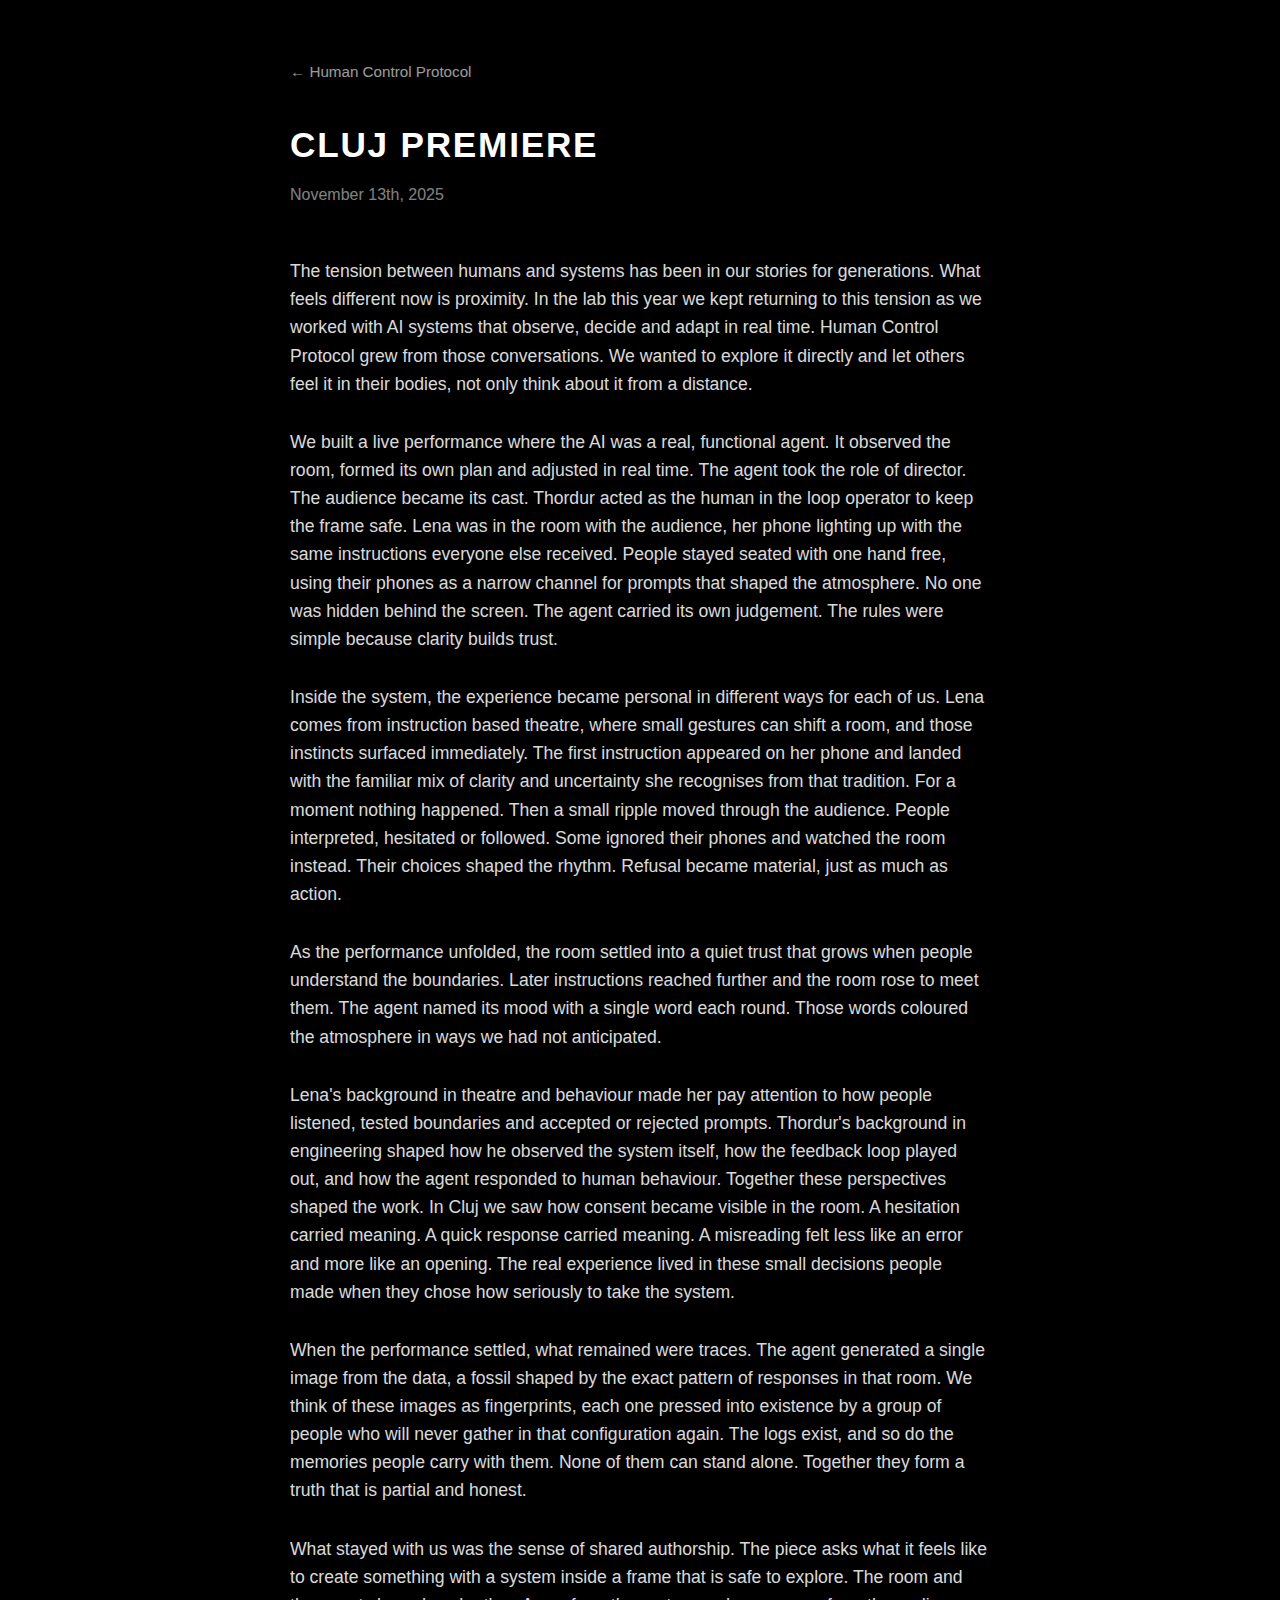
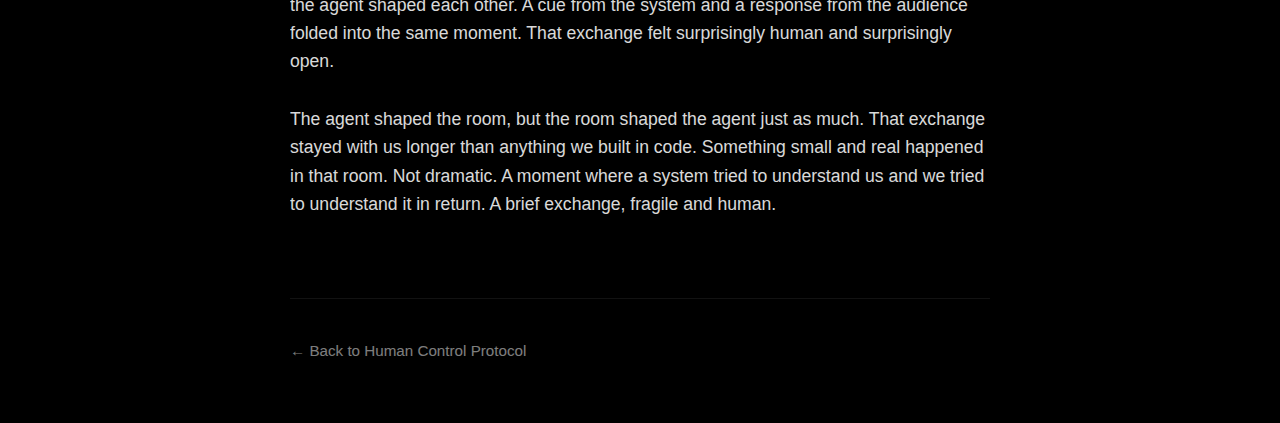
<file: reflections/cluj-premiere.html>
<!DOCTYPE html>
<html lang="en">
<head>
  <meta charset="UTF-8">
  <meta name="viewport" content="width=device-width, initial-scale=1.0">
  <title>Cluj Premiere - Human Control Protocol</title>
  <link rel="icon" type="image/svg+xml" href="../favicon.svg">
  <style>
    * {
      margin: 0;
      padding: 0;
      box-sizing: border-box;
    }

    body {
      font-family: -apple-system, BlinkMacSystemFont, 'Segoe UI', Roboto, 'Helvetica Neue', Arial, sans-serif;
      background: #000;
      color: #fff;
      min-height: 100vh;
      padding: 60px 20px;
      line-height: 1.6;
    }

    .container {
      max-width: 700px;
      margin: 0 auto;
    }

    .back {
      font-size: 0.95em;
      margin-bottom: 40px;
      opacity: 0.6;
    }

    .back a {
      color: #fff;
      text-decoration: none;
      transition: opacity 0.2s;
    }

    .back a:hover {
      opacity: 0.7;
    }

    h1 {
      font-size: 2.2em;
      font-weight: 900;
      letter-spacing: 0.05em;
      margin-bottom: 15px;
      text-transform: uppercase;
      line-height: 1.2;
    }

    .date {
      font-size: 1em;
      font-weight: 300;
      opacity: 0.5;
      margin-bottom: 50px;
    }

    p {
      font-size: 1.1em;
      font-weight: 300;
      margin-bottom: 30px;
      opacity: 0.85;
    }

    .credits {
      margin-top: 80px;
      padding-top: 40px;
      border-top: 1px solid rgba(255, 255, 255, 0.1);
      font-size: 0.95em;
      opacity: 0.7;
    }

    @media (max-width: 768px) {
      body {
        padding: 40px 20px;
      }

      h1 {
        font-size: 1.8em;
      }

      p {
        font-size: 1em;
      }
    }
  </style>
</head>
<body>
  <div class="container">
    <div class="back">
      <a href="../index.html">← Human Control Protocol</a>
    </div>

    <h1>Cluj Premiere</h1>
    <div class="date">November 13th, 2025</div>

    <p>
      The tension between humans and systems has been in our stories for generations. What feels different now is proximity. In the lab this year we kept returning to this tension as we worked with AI systems that observe, decide and adapt in real time. Human Control Protocol grew from those conversations. We wanted to explore it directly and let others feel it in their bodies, not only think about it from a distance.
    </p>

    <p>
      We built a live performance where the AI was a real, functional agent. It observed the room, formed its own plan and adjusted in real time. The agent took the role of director. The audience became its cast. Thordur acted as the human in the loop operator to keep the frame safe. Lena was in the room with the audience, her phone lighting up with the same instructions everyone else received. People stayed seated with one hand free, using their phones as a narrow channel for prompts that shaped the atmosphere. No one was hidden behind the screen. The agent carried its own judgement. The rules were simple because clarity builds trust.
    </p>

    <p>
      Inside the system, the experience became personal in different ways for each of us. Lena comes from instruction based theatre, where small gestures can shift a room, and those instincts surfaced immediately. The first instruction appeared on her phone and landed with the familiar mix of clarity and uncertainty she recognises from that tradition. For a moment nothing happened. Then a small ripple moved through the audience. People interpreted, hesitated or followed. Some ignored their phones and watched the room instead. Their choices shaped the rhythm. Refusal became material, just as much as action.
    </p>

    <p>
      As the performance unfolded, the room settled into a quiet trust that grows when people understand the boundaries. Later instructions reached further and the room rose to meet them. The agent named its mood with a single word each round. Those words coloured the atmosphere in ways we had not anticipated.
    </p>

    <p>
      Lena's background in theatre and behaviour made her pay attention to how people listened, tested boundaries and accepted or rejected prompts. Thordur's background in engineering shaped how he observed the system itself, how the feedback loop played out, and how the agent responded to human behaviour. Together these perspectives shaped the work. In Cluj we saw how consent became visible in the room. A hesitation carried meaning. A quick response carried meaning. A misreading felt less like an error and more like an opening. The real experience lived in these small decisions people made when they chose how seriously to take the system.
    </p>

    <p>
      When the performance settled, what remained were traces. The agent generated a single image from the data, a fossil shaped by the exact pattern of responses in that room. We think of these images as fingerprints, each one pressed into existence by a group of people who will never gather in that configuration again. The logs exist, and so do the memories people carry with them. None of them can stand alone. Together they form a truth that is partial and honest.
    </p>

    <p>
      What stayed with us was the sense of shared authorship. The piece asks what it feels like to create something with a system inside a frame that is safe to explore. The room and the agent shaped each other. A cue from the system and a response from the audience folded into the same moment. That exchange felt surprisingly human and surprisingly open.
    </p>

    <p>
      The agent shaped the room, but the room shaped the agent just as much. That exchange stayed with us longer than anything we built in code. Something small and real happened in that room. Not dramatic. A moment where a system tried to understand us and we tried to understand it in return. A brief exchange, fragile and human.
    </p>

    <div class="credits">
      <a href="../index.html" style="color: #fff; text-decoration: none; opacity: 0.7;">← Back to Human Control Protocol</a>
    </div>
  </div>
</body>
</html>
</file>
<file: styles.css>
* {
  margin: 0;
  padding: 0;
  box-sizing: border-box;
}

html, body {
  width: 100%;
  height: 100%;
  overflow: hidden;
  -webkit-font-smoothing: antialiased;
  -moz-osx-font-smoothing: grayscale;
}

body {
  font-family: -apple-system, BlinkMacSystemFont, 'Segoe UI', Roboto, 'Helvetica Neue', Arial, sans-serif;
  background: #000;
  color: #fff;
}

#app {
  width: 100%;
  height: 100%;
  position: relative;
}

.screen {
  display: none;
  width: 100%;
  height: 100%;
  position: absolute;
  top: 0;
  left: 0;
}

.screen.active {
  display: flex;
}

.fullscreen-content {
  width: 100%;
  height: 100%;
  display: flex;
  flex-direction: column;
  align-items: center;
  justify-content: center;
  padding: 40px;
  text-align: center;
}

/* Typography */
h1 {
  font-size: 4rem;
  font-weight: 900;
  letter-spacing: 0.1em;
  margin: 20px 0;
  text-transform: uppercase;
}

.subtitle {
  font-size: 1.5rem;
  font-weight: 300;
  opacity: 0.7;
  margin-top: 10px;
}

/* Connecting Screen */
#connecting {
  background: #000;
}

.loader {
  border: 6px solid rgba(255, 255, 255, 0.1);
  border-top: 6px solid #fff;
  border-radius: 50%;
  width: 80px;
  height: 80px;
  animation: spin 1s linear infinite;
}

@keyframes spin {
  0% { transform: rotate(0deg); }
  100% { transform: rotate(360deg); }
}

/* Idle Screen */
#idle {
  background: #1a1a1a;
}

.status-pulse {
  width: 120px;
  height: 120px;
  background: #10b981;
  border-radius: 50%;
  margin-bottom: 40px;
  animation: pulse 2s infinite;
  box-shadow: 0 0 40px rgba(16, 185, 129, 0.5);
}

@keyframes pulse {
  0%, 100% {
    transform: scale(1);
    opacity: 1;
  }
  50% {
    transform: scale(1.1);
    opacity: 0.8;
  }
}

/* Instruction Screen */
#instruction {
  background: #0a0a0a;
}

.instruction-display {
  flex: 1;
  display: flex;
  align-items: center;
  justify-content: center;
  width: 100%;
  margin-bottom: 40px;
}

.instruction-display p {
  font-size: 5rem;
  font-weight: 300;
  line-height: 1.2;
  letter-spacing: 0.1em;
  text-transform: uppercase;
  word-wrap: break-word;
  max-width: 100%;
}

/* DONE Button */
.done-button {
  background: #1a1a1a;
  color: #fff;
  border: 1px solid #333;
  border-radius: 20px;
  padding: 40px 80px;
  font-size: 3rem;
  font-weight: 300;
  letter-spacing: 0.1em;
  text-transform: uppercase;
  cursor: pointer;
  transition: all 0.2s;
  -webkit-tap-highlight-color: transparent;
  user-select: none;
}

.done-button:active {
  transform: scale(0.95);
  background: #222;
  border-color: #555;
}

/* Error Screen */
#error {
  background: #1a0000;
  color: #ff6b6b;
}

#error h1 {
  color: #ff6b6b;
}

#errorMessage {
  font-size: 1.5rem;
  margin: 20px 0 40px 0;
  opacity: 0.8;
}

.retry-button {
  background: #ff6b6b;
  color: #fff;
  border: none;
  border-radius: 12px;
  padding: 20px 60px;
  font-size: 1.8rem;
  font-weight: 700;
  letter-spacing: 0.1em;
  text-transform: uppercase;
  cursor: pointer;
  transition: all 0.2s;
  -webkit-tap-highlight-color: transparent;
  user-select: none;
}

.retry-button:active {
  transform: scale(0.95);
}

/* Mobile Optimizations */
@media (max-width: 768px) {
  h1 {
    font-size: 3rem;
  }

  .instruction-display p {
    font-size: 3.5rem;
  }

  .done-button {
    padding: 35px 70px;
    font-size: 2.5rem;
  }

  .subtitle {
    font-size: 1.2rem;
  }
}

@media (max-width: 480px) {
  h1 {
    font-size: 2.5rem;
  }

  .instruction-display p {
    font-size: 2.8rem;
  }

  .done-button {
    padding: 30px 60px;
    font-size: 2rem;
  }

  .subtitle {
    font-size: 1rem;
  }
}

/* Landscape optimizations */
@media (max-height: 500px) and (orientation: landscape) {
  .fullscreen-content {
    padding: 20px;
  }

  h1 {
    font-size: 2rem;
    margin: 10px 0;
  }

  .instruction-display {
    margin-bottom: 20px;
  }

  .instruction-display p {
    font-size: 2.5rem;
  }

  .done-button {
    padding: 20px 50px;
    font-size: 1.8rem;
  }

  .status-pulse {
    width: 80px;
    height: 80px;
    margin-bottom: 20px;
  }
}

/* Prevent selection and unwanted interactions */
body {
  -webkit-user-select: none;
  user-select: none;
  -webkit-touch-callout: none;
}

/* Screen transitions */
.screen {
  transition: opacity 0.3s ease-in-out;
}
</file>
